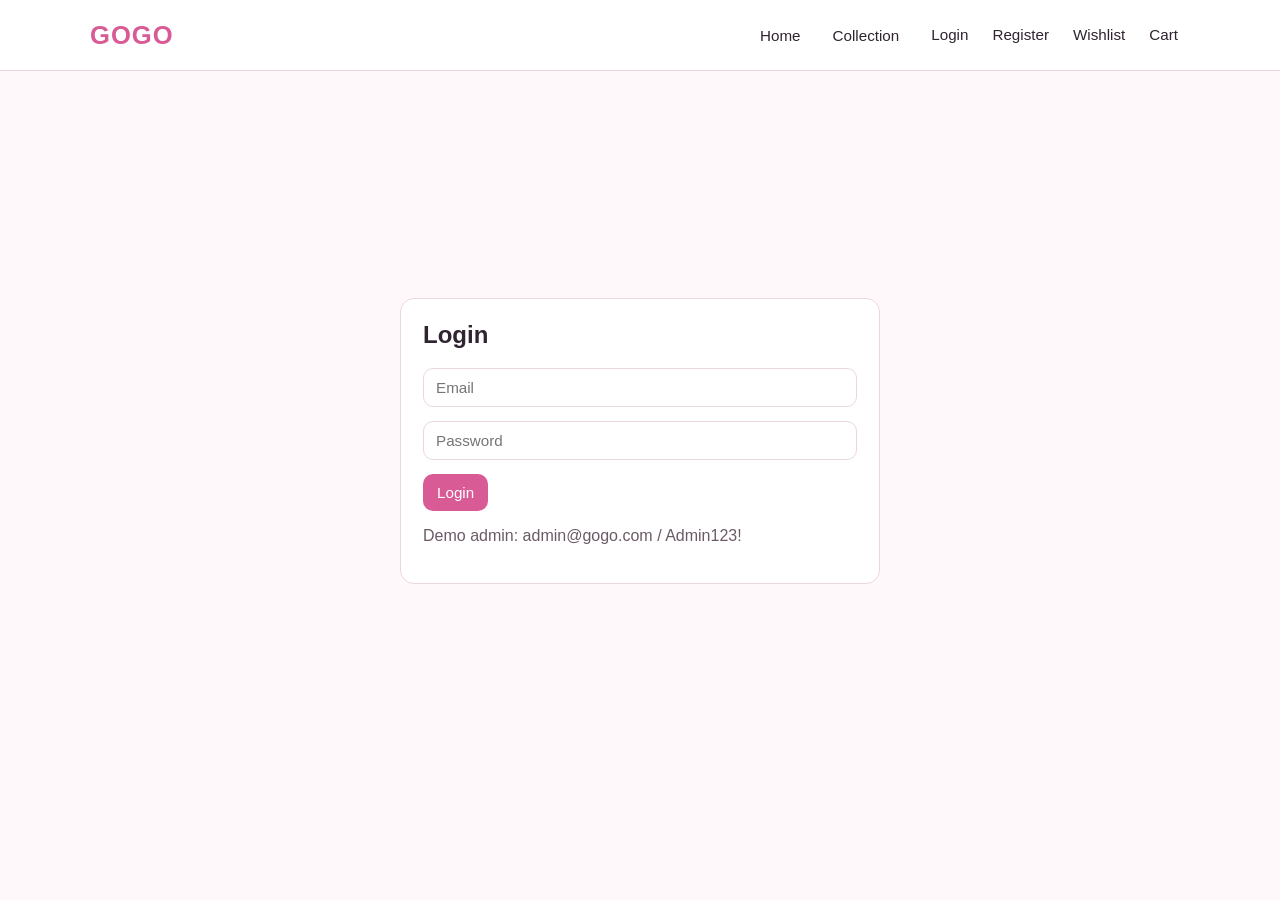
<file: pages/admin.html>
<!DOCTYPE html>
<html lang="en">
  <head>
    <meta charset="UTF-8" />
    <meta name="viewport" content="width=device-width, initial-scale=1.0" />
    <title>GOGO | Admin Dashboard</title>
    <link rel="stylesheet" href="../css/base.css" />
    <link rel="stylesheet" href="../css/admin.css" />
  </head>
  <body>
    <header class="site-header">
      <div class="container header-row">
        <a class="brand" href="./home.html">GOGO</a>
        <nav class="nav-links">
          <a href="./home.html">Home</a>
          <a href="./collection.html">Collection</a>
          <span id="authArea"></span>
        </nav>
      </div>
    </header>

    <main class="container">
      <h1 class="page-title">Admin dashboard</h1>
      <p class="muted">View users, manage catalog, and track COD orders.</p>

      <div class="grid admin-grid">
        <section class="card admin-panel">
          <h2>Overview</h2>
          <p>Customer accounts: <strong id="totalUsers">0</strong></p>
          <p>Orders: <strong id="totalOrders">0</strong></p>
          <p>Products listed: <strong id="totalProducts">0</strong></p>
        </section>

        <section class="card admin-panel">
          <h2>Add product</h2>
          <form id="addProductForm" novalidate>
            <div class="form-group">
              <label for="pName">Name</label>
              <input id="pName" name="pName" type="text" required />
            </div>
            <div class="form-group">
              <label for="pCategory">Category</label>
              <input id="pCategory" name="pCategory" type="text" required />
            </div>
            <div class="form-group">
              <label for="pPrice">Price</label>
              <input id="pPrice" name="pPrice" type="number" min="0" step="0.01" required />
            </div>
            <div class="form-group">
              <label for="pImage">Image path</label>
              <input id="pImage" name="pImage" type="text" placeholder="../assets/images/products/your-file.jpg" required />
            </div>
            <div class="form-group">
              <label for="pDescription">Description</label>
              <textarea id="pDescription" name="pDescription" rows="2" required></textarea>
            </div>
            <button class="btn btn-primary" type="submit">Add to catalog</button>
            <p id="addProductError" class="error"></p>
            <p id="addProductSuccess" class="success"></p>
          </form>
        </section>
      </div>

      <section class="card admin-panel">
        <h2>Users</h2>
        <div class="table-wrap">
          <table>
            <thead>
              <tr>
                <th>ID</th>
                <th>Name</th>
                <th>Email</th>
                <th>Role</th>
                <th>Actions</th>
              </tr>
            </thead>
            <tbody id="usersTableBody"></tbody>
          </table>
        </div>
      </section>

      <div class="grid admin-grid">
        <section class="card admin-panel">
          <h2>Products</h2>
          <div class="table-wrap">
            <table>
              <thead>
                <tr>
                  <th>ID</th>
                  <th>Name</th>
                  <th>Category</th>
                  <th>Price</th>
                  <th>Actions</th>
                </tr>
              </thead>
              <tbody id="productsTableBody"></tbody>
            </table>
          </div>
        </section>
      </div>

      <section class="card admin-panel">
        <h2>Orders</h2>
        <div class="table-wrap">
          <table>
            <thead>
              <tr>
                <th>Order ID</th>
                <th>User</th>
                <th>Phone</th>
                <th>Items</th>
                <th>Payment</th>
                <th>Status</th>
                <th>Date</th>
              </tr>
            </thead>
            <tbody id="ordersTableBody"></tbody>
          </table>
        </div>
      </section>
    </main>

    <script src="../js/common.js"></script>
    <script src="../js/products.js"></script>
    <script src="../js/admin.js"></script>
  </body>
</html>
</file>
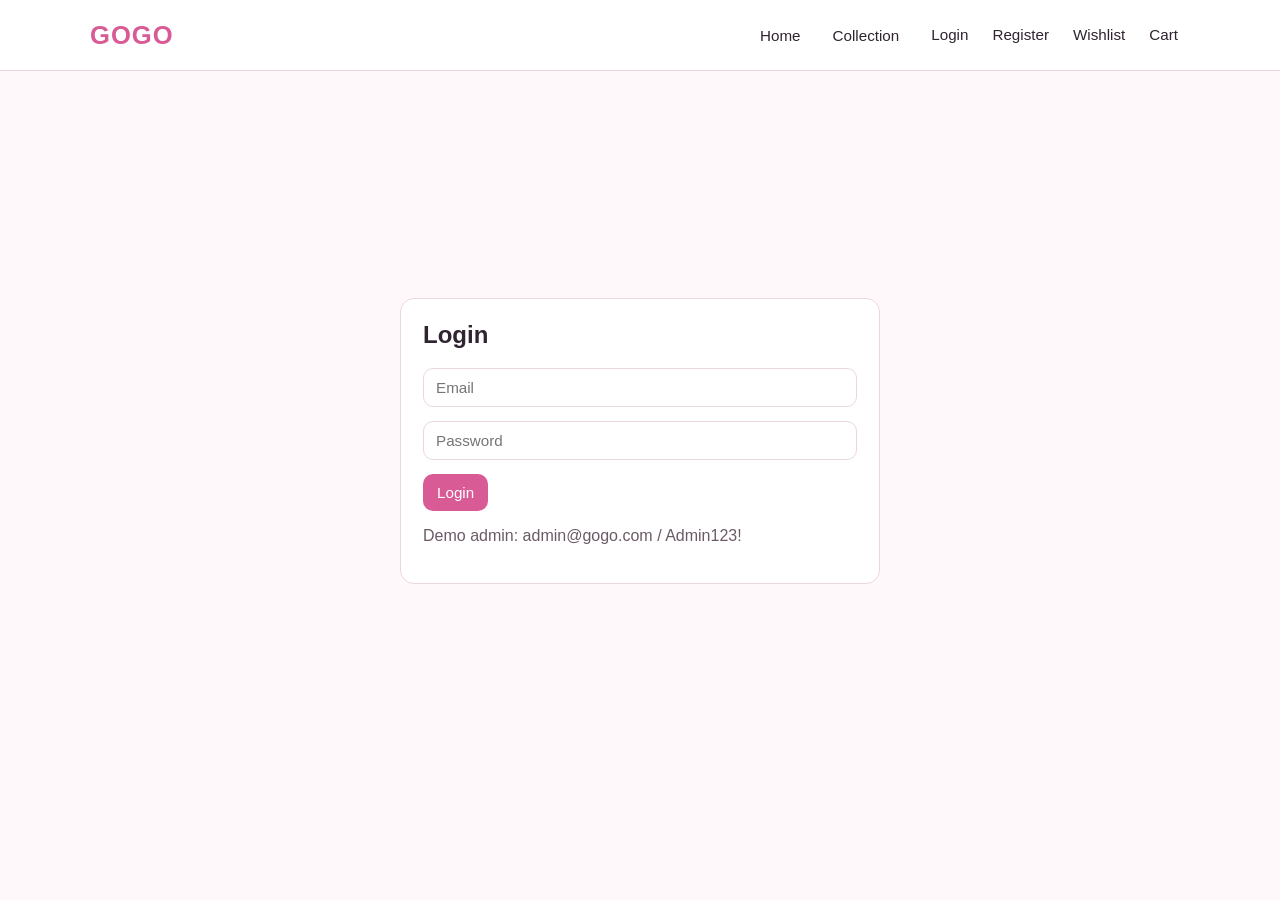
<file: pages/checkout.html>
<!DOCTYPE html>
<html lang="en">
  <head>
    <meta charset="UTF-8" />
    <meta name="viewport" content="width=device-width, initial-scale=1.0" />
    <title>GOGO | Checkout (COD)</title>
    <link rel="stylesheet" href="../css/base.css" />
    <link rel="stylesheet" href="../css/checkout.css" />
  </head>
  <body>
    <header class="site-header">
      <div class="container header-row">
        <a class="brand" href="./home.html">GOGO</a>
        <nav class="nav-links">
          <a href="./home.html">Home</a>
          <a href="./collection.html">Collection</a>
         
          <span id="authArea"></span>
        </nav>
      </div>
    </header>

    <main class="container">
      <h1 class="page-title">Checkout</h1>
      <p class="muted">Cash on delivery only — pay when you receive your order.</p>
      <div class="grid checkout-layout">
        <section class="card checkout-form">
          <h2>Delivery details</h2>
          <form id="codForm" novalidate>
            <div class="form-group">
              <label for="fullName">Full name</label>
              <input id="fullName" name="fullName" type="text" required />
            </div>
            <div class="form-group">
              <label for="phone">Phone</label>
              <input id="phone" name="phone" type="tel" placeholder="e.g. 01xxxxxxxxx" required />
            </div>
            <div class="form-group">
              <label for="address">Delivery address</label>
              <textarea id="address" name="address" rows="3" required></textarea>
            </div>
            <div class="form-group">
              <label for="notes">Delivery notes (optional)</label>
              <textarea id="notes" name="notes" rows="2" placeholder="Building, floor, landmark…"></textarea>
            </div>
            <button class="btn btn-primary" type="submit">Place order (COD)</button>
            <p id="codError" class="error"></p>
            <p id="codSuccess" class="success"></p>
          </form>
        </section>

        <aside class="card order-review">
          <h2>Order review</h2>
          <div id="orderReview"></div>
        </aside>
      </div>
    </main>

    <script src="../js/common.js"></script>
    <script src="../js/products.js"></script>
    <script src="../js/checkout.js"></script>
  </body>
</html>
</file>
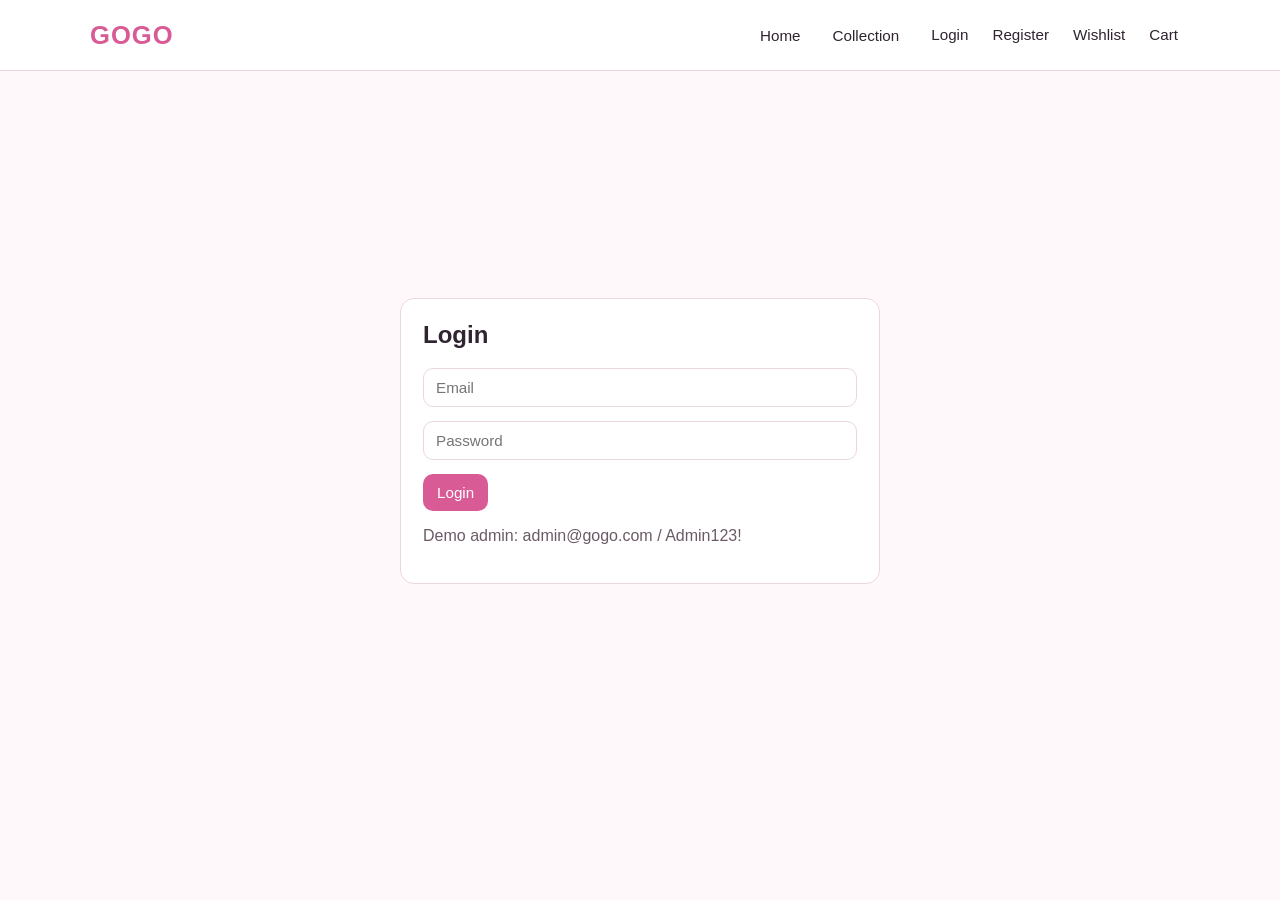
<file: pages/login.html>
<!DOCTYPE html>
<html lang="en">
  <head>
    <meta charset="UTF-8" />
    <meta name="viewport" content="width=device-width, initial-scale=1.0" />
    <title>GOGO | Login</title>
    <link rel="stylesheet" href="../css/base.css" />
    <link rel="stylesheet" href="../css/auth.css" />
  </head>
  <body>
    <header class="site-header">
      <div class="container header-row">
        <a class="brand" href="./home.html">GOGO</a>
        <nav class="nav-links">
          <a href="./home.html">Home</a>
          <a href="./collection.html">Collection</a>
          <span id="authArea"></span>
        </nav>
      </div>
    </header>

    <main class="container auth-wrap">
      <section class="card auth-card">
        <h1>Login</h1>
        <form id="loginForm" novalidate>
          <div class="form-group">
            <label for="email"></label>
            <input id="email" name="email" type="email" placeholder="Email" required />
          </div>
          <div class="form-group">
            <label for="password"></label>
            <input id="password" name="password" type="password" placeholder="Password" required />
          </div>
          <button class="btn btn-primary" type="submit">Login</button>
          <p id="loginError" class="error"></p>
        </form>
        <p class="muted">Demo admin: admin@gogo.com / Admin123!</p>
      </section>
    </main>

    <script src="../js/common.js"></script>
    <script src="../js/auth.js"></script>
  </body>
</html>
</file>
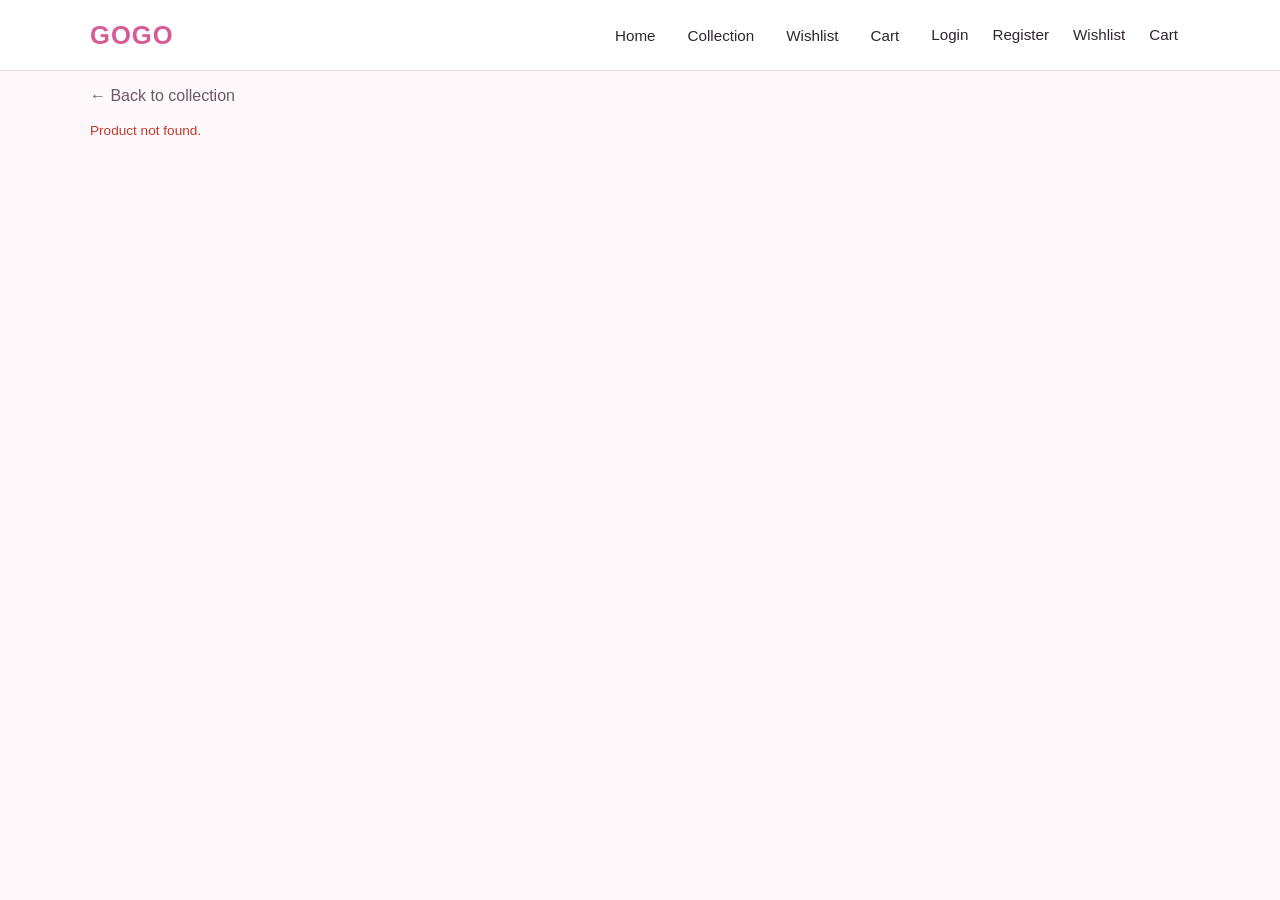
<file: pages/product.html>
<!DOCTYPE html>
<html lang="en">
  <head>
    <meta charset="UTF-8" />
    <meta name="viewport" content="width=device-width, initial-scale=1.0" />
    <title>GOGO | Product</title>
    <link rel="stylesheet" href="../css/base.css" />
    <link rel="stylesheet" href="../css/product.css" />
  </head>
  <body>
    <header class="site-header">
      <div class="container header-row">
        <a class="brand" href="./home.html">GOGO</a>
        <nav class="nav-links">
          <a href="./home.html">Home</a>
          <a href="./collection.html">Collection</a>
          <a href="./wishlist.html">Wishlist</a>
          <a href="./cart.html">Cart</a>
          <span id="authArea"></span>
        </nav>
      </div>
    </header>

    <main class="container">
      <p class="back-row"><a class="muted" href="./collection.html">← Back to collection</a></p>
      <div id="productRoot" class="product-layout">
        <p class="muted">Loading product…</p>
      </div>
    </main>

    <script src="../js/common.js"></script>
    <script src="../js/products.js"></script>
    <script src="../js/product.js"></script>
  </body>
</html>
</file>
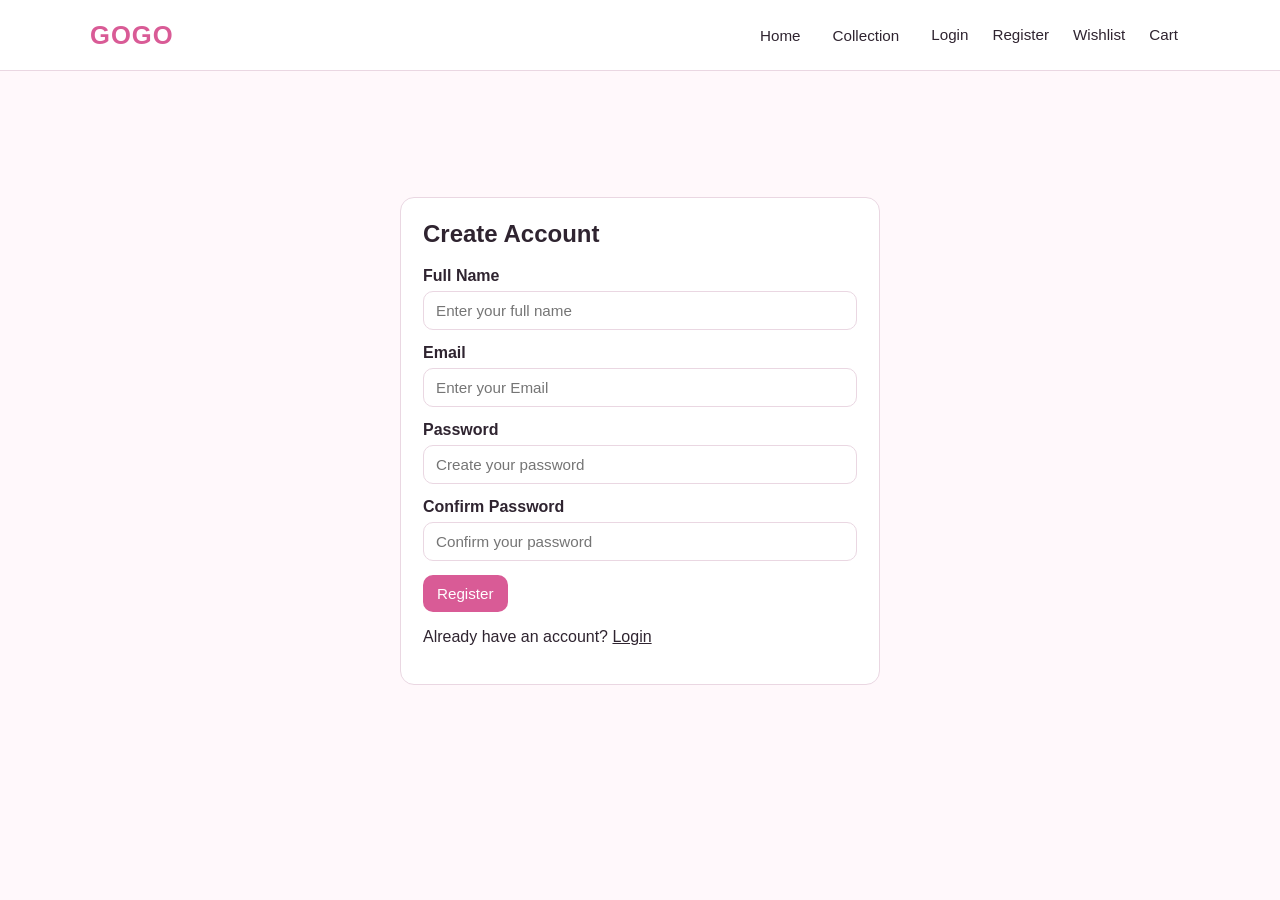
<file: pages/register.html>
<!DOCTYPE html>
<html lang="en">
  <head>
    <meta charset="UTF-8" />
    <meta name="viewport" content="width=device-width, initial-scale=1.0" />
    <title>GOGO | Register</title>
    <link rel="stylesheet" href="../css/base.css" />
    <link rel="stylesheet" href="../css/auth.css" />
  </head>
  <body>
    <header class="site-header">
      <div class="container header-row">
        <a class="brand" href="./home.html">GOGO</a>
        <nav class="nav-links">
          <a href="./home.html">Home</a>
          <a href="./collection.html">Collection</a>
          <span id="authArea"></span>
        </nav>
      </div>
    </header>

    <main class="container auth-wrap">
      <section class="card auth-card">
        <h1>Create Account</h1>
        <form id="registerForm" novalidate>
          <div class="form-group">
            <label for="name">Full Name</label>
            <input id="name" name="name" type="text" placeholder="Enter your full name" required />
          </div>
          <div class="form-group">
            <label for="email">Email</label>
            <input id="email" name="email" type="email" placeholder="Enter your Email" required />
          </div>
          <div class="form-group">
            <label for="password">Password</label>
            <input id="password" name="password" type="password" placeholder="Create your password" required />
          </div>
          <div class="form-group">
            <label for="confirmPassword">Confirm Password</label>
            <input id="confirmPassword" name="confirmPassword" type="password" placeholder="Confirm your password" required />
          </div>
          <button class="btn btn-primary" type="submit">Register</button>
          <p id="registerError" class="error"></p>
          <p id="registerSuccess" class="success"></p>
          <div class="link">
            <p>Already have an account? <a href="login.html">Login</a></p>
          </div>
        </form>
      </section>
    </main>

    <script src="../js/common.js"></script>
    <script src="../js/auth.js"></script>
  </body>
</html>
</file>
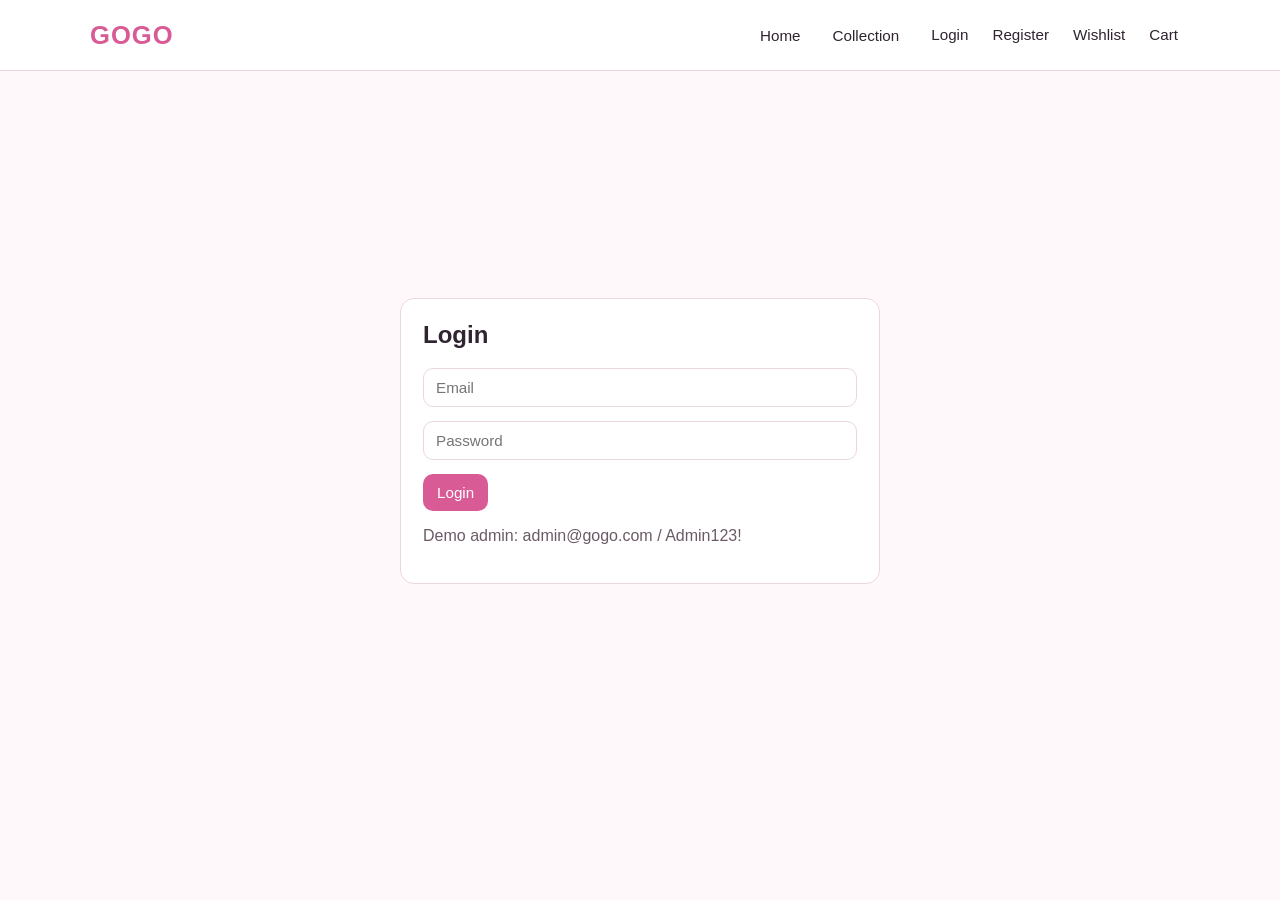
<file: pages/wishlist.html>
<!DOCTYPE html>
<html lang="en">
  <head>
    <meta charset="UTF-8" />
    <meta name="viewport" content="width=device-width, initial-scale=1.0" />
    <title>GOGO | Wishlist</title>
    <link rel="stylesheet" href="../css/base.css" />
    <link rel="stylesheet" href="../css/collection.css" />
  </head>
  <body>
    <header class="site-header">
      <div class="container header-row">
        <a class="brand" href="./home.html">GOGO</a>
        <nav class="nav-links">
          <a href="./home.html">Home</a>
          <a href="./collection.html">Collection</a>
         
          <span id="authArea"></span>
        </nav>
      </div>
    </header>

    <main class="container">
      <h1 class="page-title">Wishlist</h1>
      <p class="muted">Save favorite products and move them to cart anytime.</p>
      <section id="wishlistGrid" class="grid products-grid"></section>
    </main>

    <script src="../js/common.js"></script>
    <script src="../js/products.js"></script>
    <script src="../js/wishlist.js"></script>
  </body>
</html>
</file>
<file: css/base.css>
:root {
  --bg: #fff8fb;
  --surface: #ffffff;
  --primary: #d95b96;
  --primary-dark: #b8487c;
  --secondary: #f7d7e6;
  --text: #2f2430;
  --muted: #6b5a66;
  --border: #ead7e2;
  --success: #1f8c4b;
  --danger: #c0392b;
}

* {
  box-sizing: border-box;
}

body {
  margin: 0;
  font-family: "Segoe UI", Tahoma, Geneva, Verdana, sans-serif;
  background: var(--bg);
  color: var(--text);
}

a {
  color: inherit;
  text-decoration: none;
}

.container {
  width: min(1100px, 92%);
  margin: 0 auto;
}

.site-header {
  background: var(--surface);
  border-bottom: 1px solid var(--border);
  position: sticky;
  top: 0;
  z-index: 10;
}

.header-row {
  min-height: 70px;
  display: flex;
  align-items: center;
  justify-content: space-between;
  gap: 12px;
}

.brand {
  font-size: 1.6rem;
  font-weight: 700;
  color: var(--primary);
  letter-spacing: 1px;
}

.nav-links {
  display: flex;
  align-items: center;
  gap: 8px;
  flex-wrap: wrap;
}

.nav-links a {
  padding: 10px 12px;
  border-radius: 999px;
  transition: background 0.2s ease;
  font-size: 0.95rem;
}

.nav-links a:hover,
.nav-links a.active {
  background: var(--secondary);
}

.btn {
  border: 0;
  border-radius: 10px;
  padding: 10px 14px;
  cursor: pointer;
  font-size: 0.95rem;
}

.btn-primary {
  background: var(--primary);
  color: #fff;
}

.btn-primary:hover {
  background: var(--primary-dark);
}

.btn-secondary {
  background: var(--secondary);
  color: var(--text);
}

.card {
  background: var(--surface);
  border: 1px solid var(--border);
  border-radius: 14px;
}

.page-title {
  margin: 28px 0 10px;
  font-size: 1.8rem;
}

.muted {
  color: var(--muted);
}

.form-group {
  margin-bottom: 14px;
}

label {
  display: block;
  margin-bottom: 6px;
  font-weight: 600;
}

input,
select,
textarea {
  width: 100%;
  padding: 10px 12px;
  border-radius: 10px;
  border: 1px solid var(--border);
  font-size: 0.95rem;
}

input:focus,
select:focus,
textarea:focus {
  outline: 2px solid #f5bfd8;
  border-color: var(--primary);
}

.error {
  color: var(--danger);
  font-size: 0.85rem;
  margin-top: 6px;
}

.success {
  color: var(--success);
  font-size: 0.9rem;
  margin-top: 8px;
}

.grid {
  display: grid;
  gap: 16px;
}

.site-footer {
  margin-top: 32px;
  border-top: 1px solid var(--border);
  background: #fff;
}

.site-footer .container {
  padding: 16px 0;
  text-align: center;
  color: var(--muted);
}

.gogo-toast-overlay {
  position: fixed;
  inset: 0;
  background: rgba(47, 36, 48, 0.4);
  display: flex;
  align-items: center;
  justify-content: center;
  z-index: 2000;
  opacity: 0;
  pointer-events: none;
  transition: opacity 0.22s ease;
  padding: 20px;
}

.gogo-toast-overlay.is-visible {
  opacity: 1;
  pointer-events: auto;
}

.gogo-toast {
  background: var(--surface);
  border: 1px solid var(--border);
  border-radius: 18px;
  padding: 26px 28px;
  max-width: 380px;
  width: 100%;
  text-align: center;
  box-shadow: 0 20px 48px rgba(217, 91, 150, 0.22);
}

.gogo-toast-brand {
  margin: 0 0 8px;
  font-size: 0.8rem;
  font-weight: 700;
  letter-spacing: 0.12em;
  text-transform: uppercase;
  color: var(--primary);
}

.gogo-toast-message {
  margin: 0 0 18px;
  font-size: 1.05rem;
  color: var(--text);
  line-height: 1.45;
}

.gogo-toast .btn-primary {
  min-width: 120px;
}

@media (max-width: 700px) {
  .header-row {
    flex-direction: column;
    align-items: flex-start;
    padding: 12px 0;
  }

  .nav-links {
    width: 100%;
  }
}
</file>
<file: css/admin.css>
.admin-grid {
  margin: 20px 0;
  grid-template-columns: 1fr 1fr;
}

.admin-panel {
  padding: 16px;
}

.table-wrap {
  overflow: auto;
}

table {
  width: 100%;
  border-collapse: collapse;
}

th,
td {
  border-bottom: 1px solid var(--border);
  text-align: left;
  padding: 10px;
  white-space: nowrap;
}

.order-items-cell {
  white-space: normal;
  max-width: 280px;
  line-height: 1.45;
  font-size: 0.9rem;
}

th {
  background: #fff2f8;
}

@media (max-width: 900px) {
  .admin-grid {
    grid-template-columns: 1fr;
  }
}
</file>
<file: css/checkout.css>
.checkout-layout {
  margin: 20px 0;
  grid-template-columns: 1.4fr 1fr;
}

.checkout-form,
.order-review {
  padding: 18px;
}

@media (max-width: 900px) {
  .checkout-layout {
    grid-template-columns: 1fr;
  }
}
</file>
<file: css/auth.css>
.auth-wrap {
  display: grid;
  place-items: center;
  min-height: calc(100vh - 160px);
}

.auth-card {
  width: min(480px, 100%);
  padding: 22px;
}

.auth-card h1 {
  margin-top: 0;
}

.link a{
text-decoration: underline;
}
.link a:hover{
color: darkorchid;
}
</file>
<file: css/product.css>
.back-row {
  margin: 16px 0 0;
}

.product-layout {
  display: grid;
  grid-template-columns: 1fr 1fr;
  gap: 28px;
  align-items: start;
  margin: 12px 0 32px;
}

.product-visual img {
  width: 100%;
  max-height: 420px;
  object-fit: cover;
  border-radius: 14px;
  border: 1px solid var(--border);
  background: #f4edf1;
}

.product-detail h1 {
  margin: 0 0 8px;
  font-size: 1.75rem;
}

.product-meta {
  margin-bottom: 16px;
}

.size-label {
  display: block;
  margin-bottom: 8px;
  font-weight: 600;
}

.size-options {
  display: flex;
  flex-wrap: wrap;
  gap: 10px;
}

.size-options input {
  position: absolute;
  opacity: 0;
  pointer-events: none;
}

.size-pill {
  display: inline-block;
  padding: 10px 18px;
  border-radius: 999px;
  border: 1px solid var(--border);
  background: var(--surface);
  cursor: pointer;
  font-weight: 600;
  transition: background 0.15s ease, border-color 0.15s ease, color 0.15s ease;
}

.size-options input:focus-visible + .size-pill {
  outline: 2px solid var(--primary);
  outline-offset: 2px;
}

.size-options input:checked + .size-pill {
  background: var(--secondary);
  border-color: var(--primary);
  color: var(--primary-dark);
}

.product-actions {
  margin-top: 20px;
  display: flex;
  flex-wrap: wrap;
  gap: 10px;
}

@media (max-width: 800px) {
  .product-layout {
    grid-template-columns: 1fr;
  }
}
</file>
<file: css/collection.css>
.toolbar {
  margin: 20px 0;
  padding: 14px;
}

.toolbar .grid {
  grid-template-columns: repeat(4, minmax(0, 1fr));
}

.products-grid {
  grid-template-columns: repeat(3, minmax(0, 1fr));
  margin-bottom: 24px;
}

.product-card {
  overflow: hidden;
}

.product-image {
  width: 100%;
  height: 220px;
  object-fit: cover;
  background: #f4edf1;
}

.product-body {
  padding: 12px;
}

.product-top {
  display: flex;
  justify-content: space-between;
  gap: 8px;
}

.product-actions {
  margin-top: 10px;
  display: flex;
  flex-wrap: wrap;
  gap: 8px;
}

@media (max-width: 900px) {
  .products-grid {
    grid-template-columns: repeat(2, minmax(0, 1fr));
  }

  .toolbar .grid {
    grid-template-columns: repeat(2, minmax(0, 1fr));
  }
}

@media (max-width: 600px) {
  .products-grid,
  .toolbar .grid {
    grid-template-columns: 1fr;
  }
}
</file>
